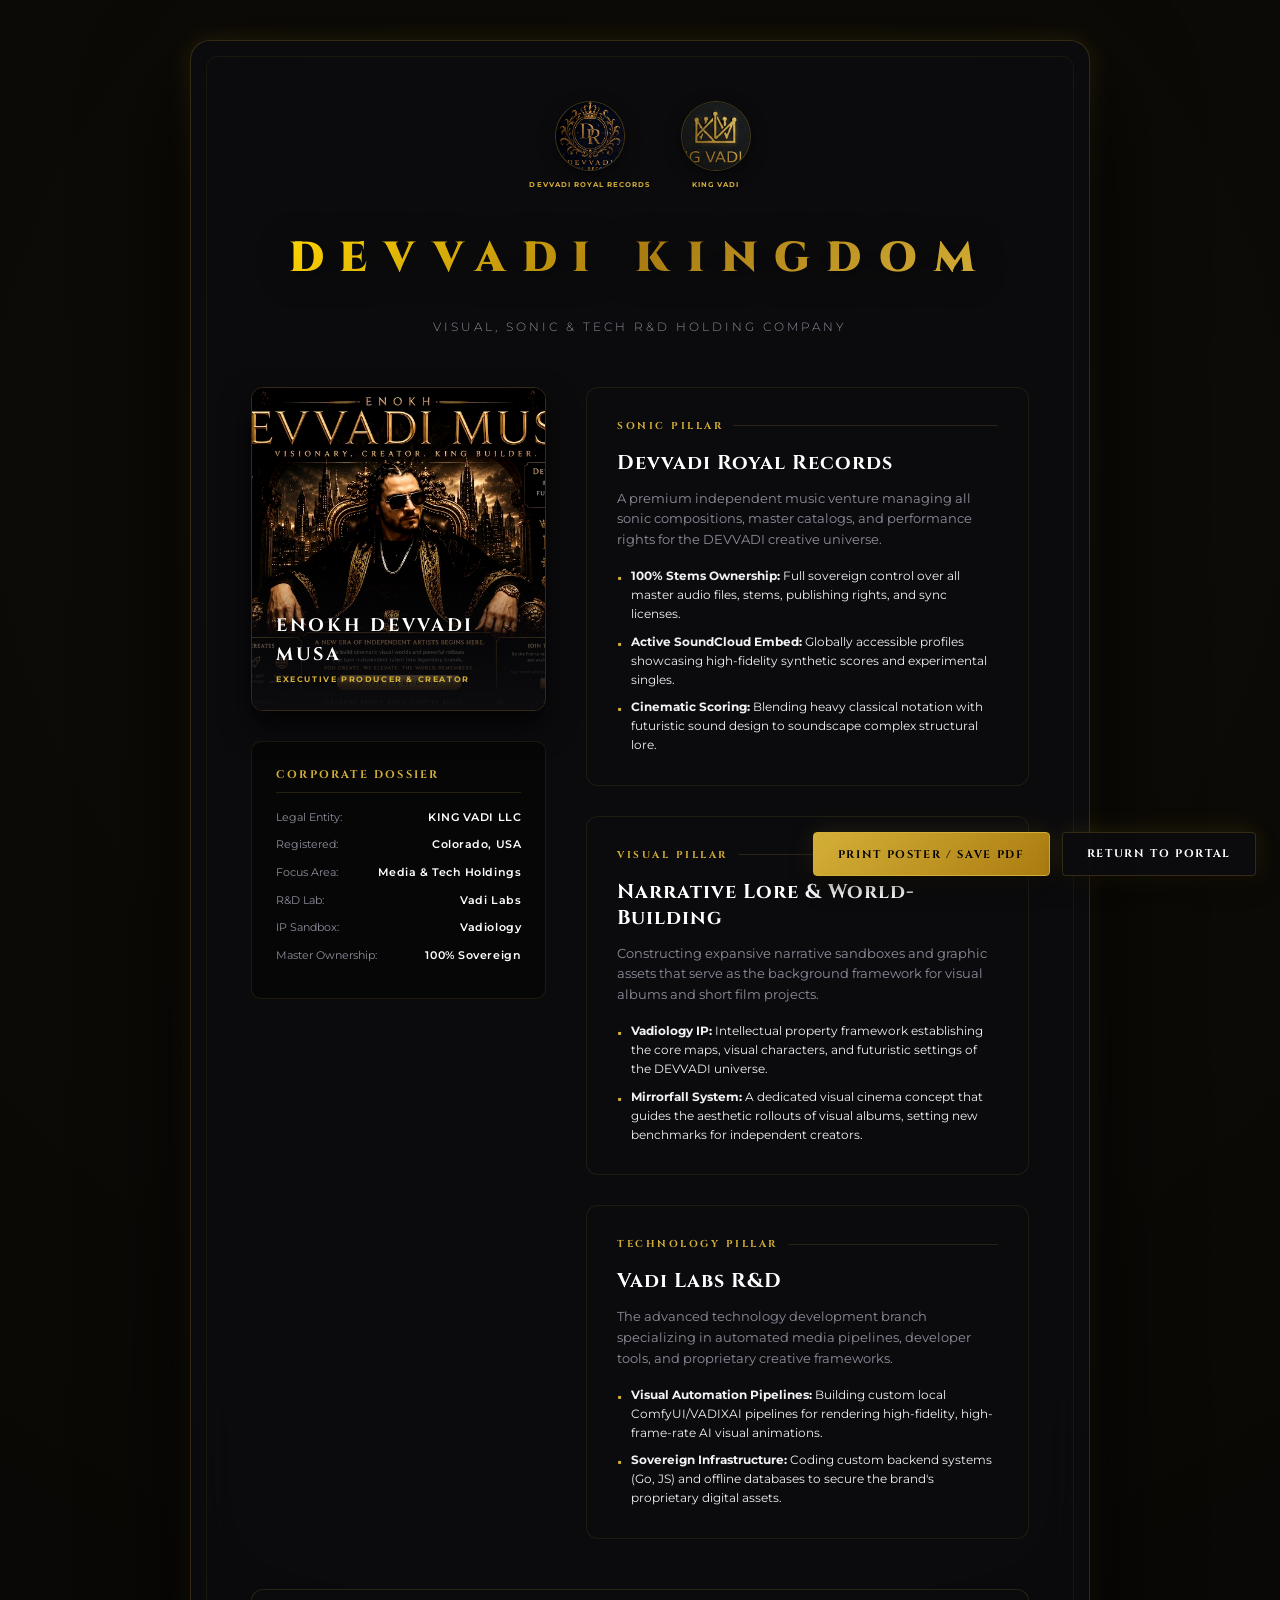
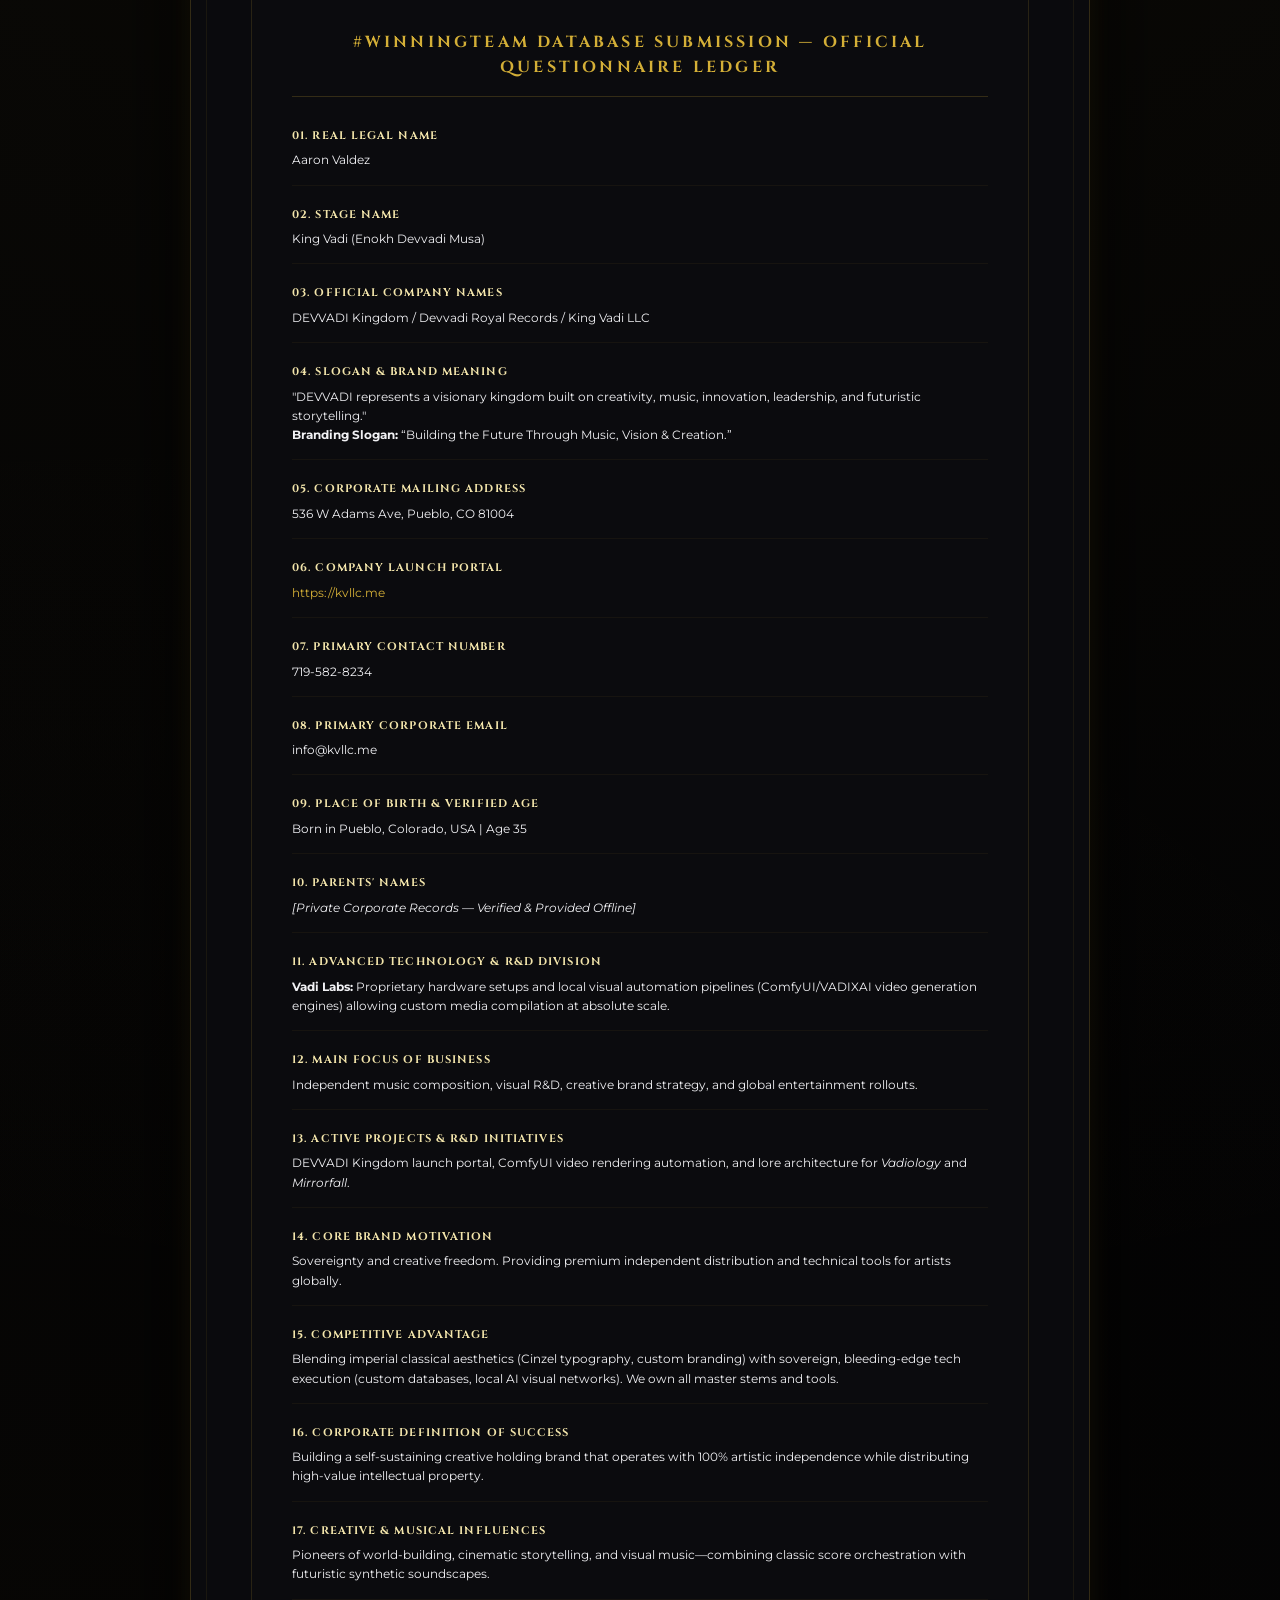
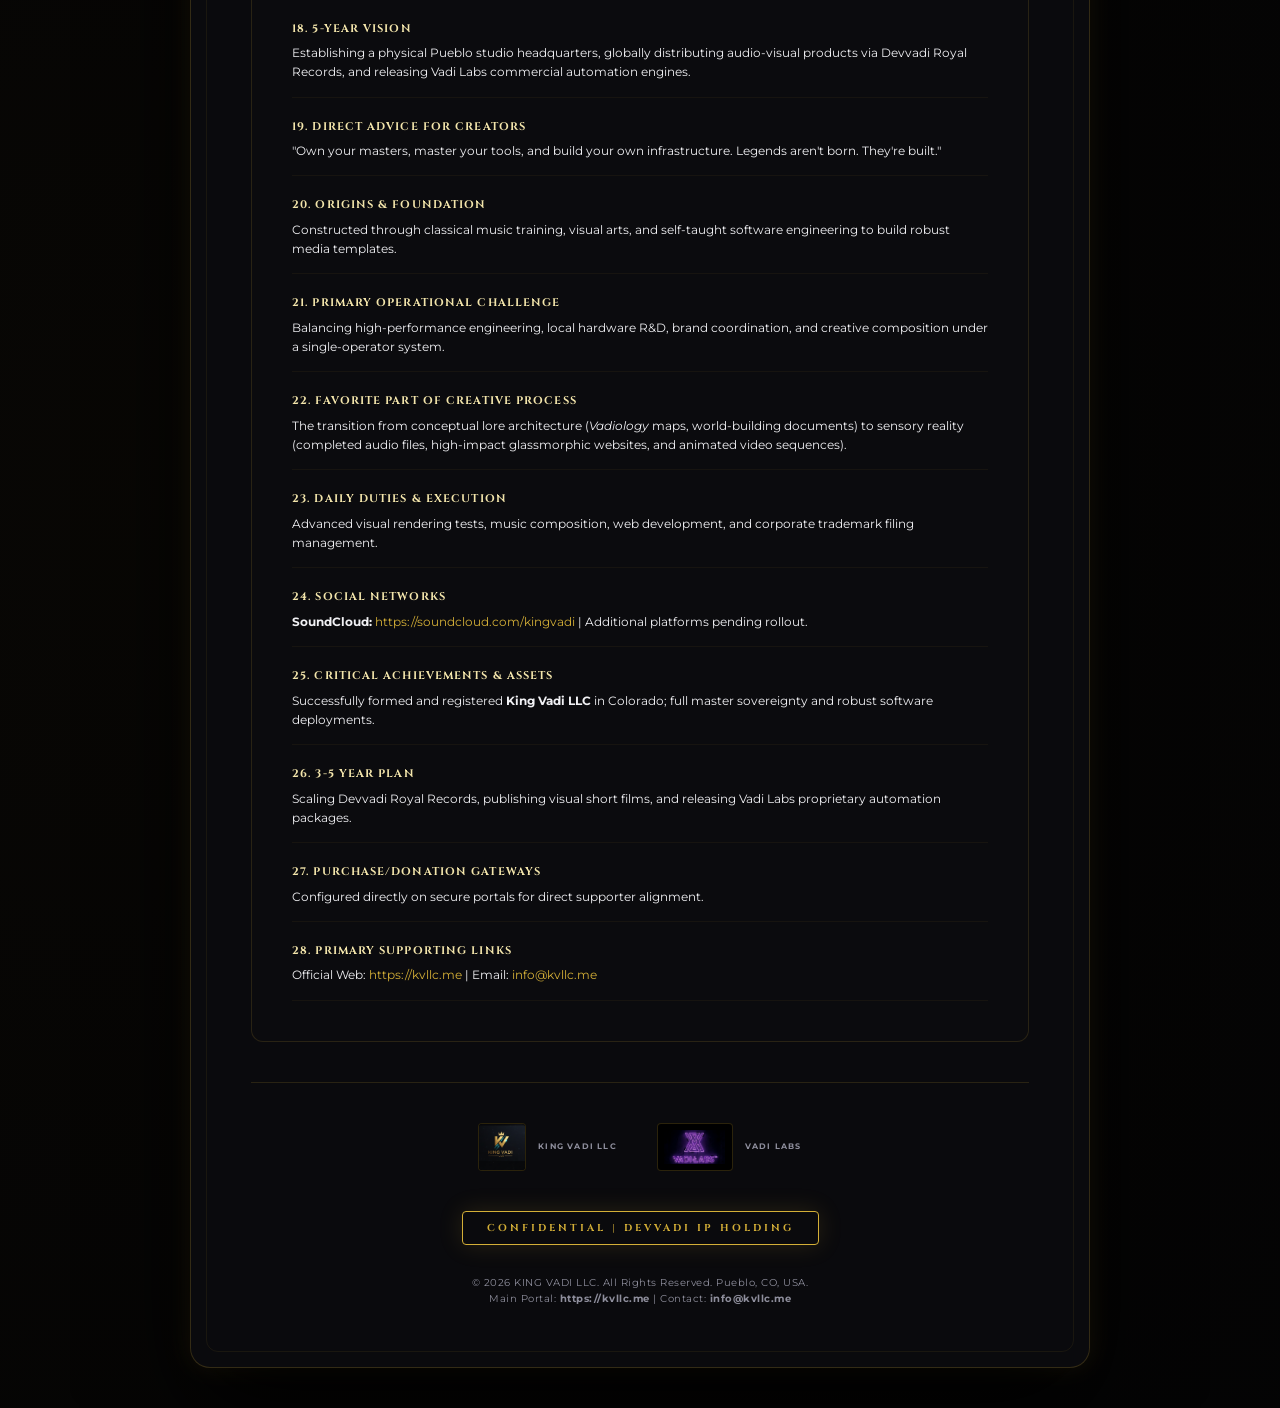
<file: pitch.html>
<!DOCTYPE html>
<html lang="en">
<head>
  <meta charset="UTF-8">
  <meta name="viewport" content="width=device-width, initial-scale=1.0">
  <title>DEVVADI KINGDOM — Executive Portfolio & Pitch Poster</title>
  
  <!-- Typography & Icons -->
  <link rel="preconnect" href="https://fonts.googleapis.com">
  <link rel="preconnect" href="https://fonts.gstatic.com" crossorigin>
  <link href="https://fonts.googleapis.com/css2?family=Cinzel:wght@400;700;900&family=Montserrat:wght@300;400;600;700&display=swap" rel="stylesheet">
  
  <style>
    /* ==========================================
       DEVVADI KINGDOM EXECUTIVE ONE-PAGER POSTER
       Imperial Obsidian & Royal Gold Colorway
       ========================================== */
    :root {
      --color-obsidian: #080809;
      --color-obsidian-deep: #030304;
      --color-gold: #d4af37;
      --color-gold-dark: #aa7c11;
      --color-gold-light: #f3e5ab;
      --color-platinum: #f1f1f4;
      --color-muted: #8e8e9c;
      --font-display: 'Cinzel', serif;
      --font-body: 'Montserrat', sans-serif;
      --border-glow: 0 0 25px rgba(212, 175, 55, 0.15);
      --border-glow-intense: 0 0 35px rgba(212, 175, 55, 0.35);
      --transition-lux: all 0.6s cubic-bezier(0.16, 1, 0.3, 1);
    }

    /* Reset & Base Grid */
    * {
      box-sizing: border-box;
      margin: 0;
      padding: 0;
    }

    body {
      background-color: var(--color-obsidian-deep);
      color: var(--color-platinum);
      font-family: var(--font-body);
      font-size: 14px;
      line-height: 1.6;
      min-height: 100vh;
      padding: 40px 20px;
      display: flex;
      justify-content: center;
      align-items: center;
      position: relative;
      overflow-x: hidden;
    }

    /* Background Ambient Textures */
    .bg-overlay {
      position: absolute;
      top: 0;
      left: 0;
      width: 100%;
      height: 100%;
      pointer-events: none;
      background: 
        radial-gradient(circle at 50% 10%, rgba(212, 175, 55, 0.06) 0%, transparent 60%),
        radial-gradient(circle at 10% 80%, rgba(170, 124, 17, 0.03) 0%, transparent 45%);
      z-index: 1;
    }

    /* POSTER WRAPPER */
    .poster-container {
      width: 100%;
      max-width: 900px;
      background: rgba(12, 12, 15, 0.90);
      border: 1px solid rgba(212, 175, 55, 0.20);
      border-radius: 20px;
      box-shadow: 0 40px 100px rgba(0, 0, 0, 0.95), var(--border-glow);
      padding: 60px;
      position: relative;
      z-index: 2;
      transition: var(--transition-lux);
      backdrop-filter: blur(25px);
      -webkit-backdrop-filter: blur(25px);
    }

    .poster-container:hover {
      border-color: rgba(212, 175, 55, 0.40);
      box-shadow: 0 50px 120px rgba(0, 0, 0, 1), var(--border-glow-intense);
    }

    /* DOUBLE-THIN BORDER FRAME EFFECT */
    .inner-frame {
      position: absolute;
      top: 15px;
      left: 15px;
      right: 15px;
      bottom: 15px;
      border: 1px solid rgba(212, 175, 55, 0.08);
      border-radius: 12px;
      pointer-events: none;
    }

    /* BRAND HEADER (CO-BRANDED ARTISTIC MARKS) */
    .poster-header {
      text-align: center;
      margin-bottom: 50px;
      display: flex;
      flex-direction: column;
      align-items: center;
      gap: 20px;
    }

    .logos-row {
      display: flex;
      justify-content: center;
      align-items: center;
      gap: 30px;
    }

    .logo-item {
      display: flex;
      flex-direction: column;
      align-items: center;
      gap: 8px;
    }

    .logo-frame {
      width: 70px;
      height: 70px;
      border-radius: 50%;
      border: 1px solid rgba(212, 175, 55, 0.3);
      overflow: hidden;
      background: rgba(8, 8, 9, 0.9);
      box-shadow: 0 5px 15px rgba(0,0,0,0.5);
      transition: var(--transition-lux);
      display: flex;
      align-items: center;
      justify-content: center;
    }

    .logo-img {
      width: 100%;
      height: 100%;
      object-fit: cover;
    }

    .logo-tag {
      font-size: 7px;
      font-weight: 700;
      letter-spacing: 0.15em;
      color: var(--color-gold);
      text-transform: uppercase;
    }

    .brand-title {
      font-family: var(--font-display);
      font-size: clamp(28px, 5.5vw, 42px);
      font-weight: 900;
      letter-spacing: 0.4em;
      text-transform: uppercase;
      margin-top: 15px;
      background: linear-gradient(135deg, #ffd700 0%, #aa7c11 50%, #d4af37 100%);
      -webkit-background-clip: text;
      -webkit-text-fill-color: transparent;
      filter: drop-shadow(0 4px 15px rgba(0,0,0,0.6));
    }

    .brand-subtitle {
      font-size: 12px;
      font-weight: 300;
      letter-spacing: 0.25em;
      color: var(--color-muted);
      text-transform: uppercase;
      margin-top: 5px;
    }

    /* MAIN ASYMMETRICAL GRID */
    .grid-container {
      display: grid;
      grid-template-columns: 1.2fr 1.8fr;
      gap: 40px;
      margin-bottom: 50px;
    }

    /* LEFT PILLAR: THE VISUAL HEADLINE */
    .left-column {
      display: flex;
      flex-direction: column;
      gap: 30px;
    }

    .hero-card {
      width: 100%;
      aspect-ratio: 1 / 1.1;
      border-radius: 12px;
      border: 1px solid rgba(212, 175, 55, 0.2);
      overflow: hidden;
      position: relative;
      box-shadow: 0 15px 30px rgba(0,0,0,0.7);
      transition: var(--transition-lux);
    }

    .hero-card:hover {
      border-color: var(--color-gold);
      transform: translateY(-4px);
    }

    .hero-img {
      width: 100%;
      height: 100%;
      object-fit: cover;
      filter: grayscale(10%) contrast(110%);
    }

    .hero-overlay {
      position: absolute;
      bottom: 0;
      left: 0;
      right: 0;
      height: 45%;
      background: linear-gradient(to top, rgba(12, 12, 15, 1) 0%, rgba(12, 12, 15, 0) 100%);
      padding: 24px;
      display: flex;
      flex-direction: column;
      justify-content: flex-end;
    }

    .hero-name {
      font-family: var(--font-display);
      font-size: 18px;
      letter-spacing: 0.15em;
      color: #fff;
      font-weight: 700;
    }

    .hero-role {
      font-size: 8px;
      letter-spacing: 0.2em;
      color: var(--color-gold);
      font-weight: 700;
      text-transform: uppercase;
      margin-top: 4px;
    }

    /* SYSTEM STATS BLOCK */
    .stats-card {
      background: rgba(5, 5, 6, 0.8);
      border: 1px solid rgba(212, 175, 55, 0.12);
      border-radius: 10px;
      padding: 24px;
    }

    .stats-title {
      font-family: var(--font-display);
      font-size: 11px;
      letter-spacing: 0.2em;
      color: var(--color-gold);
      font-weight: 700;
      text-transform: uppercase;
      margin-bottom: 16px;
      border-bottom: 1px solid rgba(212, 175, 55, 0.15);
      padding-bottom: 8px;
    }

    .stat-row {
      display: flex;
      justify-content: space-between;
      margin-bottom: 10px;
      font-size: 11px;
    }

    .stat-label {
      color: var(--color-muted);
      font-weight: 400;
    }

    .stat-val {
      color: #fff;
      font-weight: 600;
      letter-spacing: 0.05em;
      text-align: right;
    }

    /* RIGHT PILLAR: EXECUTIVE PILLARS */
    .right-column {
      display: flex;
      flex-direction: column;
      gap: 30px;
    }

    .executive-card {
      background: rgba(12, 12, 15, 0.95);
      border: 1px solid rgba(212, 175, 55, 0.10);
      border-radius: 12px;
      padding: 30px;
      position: relative;
      overflow: hidden;
      transition: var(--transition-lux);
    }

    .executive-card:hover {
      border-color: rgba(212, 175, 55, 0.25);
      background: rgba(16, 16, 20, 0.95);
      box-shadow: 0 10px 25px rgba(0,0,0,0.6);
    }

    .card-tag {
      font-family: var(--font-display);
      font-size: 10px;
      letter-spacing: 0.25em;
      color: var(--color-gold);
      font-weight: 700;
      text-transform: uppercase;
      margin-bottom: 16px;
      display: flex;
      align-items: center;
      gap: 10px;
    }

    .card-tag::after {
      content: '';
      flex-grow: 1;
      height: 1px;
      background: rgba(212, 175, 55, 0.15);
    }

    .card-headline {
      font-family: var(--font-display);
      font-size: 20px;
      font-weight: 700;
      letter-spacing: 0.05em;
      color: #fff;
      margin-bottom: 12px;
      line-height: 1.3;
    }

    .card-desc {
      font-size: 13px;
      color: var(--color-muted);
      margin-bottom: 16px;
      line-height: 1.6;
    }

    .bullet-list {
      list-style: none;
      display: flex;
      flex-direction: column;
      gap: 8px;
    }

    .bullet-item {
      display: flex;
      align-items: flex-start;
      gap: 10px;
      font-size: 12px;
    }

    .bullet-dot {
      color: var(--color-gold);
      font-weight: 700;
      margin-top: 2px;
    }

    /* FOOTER METRICS FRAME */
    .poster-footer {
      border-top: 1px solid rgba(212, 175, 55, 0.15);
      padding-top: 40px;
      text-align: center;
      display: flex;
      flex-direction: column;
      align-items: center;
      gap: 30px;
    }

    .footer-logos {
      display: flex;
      justify-content: center;
      align-items: center;
      gap: 40px;
      flex-wrap: wrap;
    }

    .footer-logo-item {
      display: flex;
      align-items: center;
      gap: 12px;
    }

    .footer-logo-frame {
      width: 48px;
      height: 48px;
      border: 1px solid rgba(212, 175, 55, 0.2);
      border-radius: 4px;
      background: #000;
      overflow: hidden;
      display: flex;
      align-items: center;
      justify-content: center;
    }

    .footer-logo-frame.labs-frame {
      width: 76px;
    }

    .footer-logo-tag {
      font-size: 8px;
      font-weight: 700;
      letter-spacing: 0.15em;
      color: var(--color-muted);
      text-transform: uppercase;
    }

    .confidential-seal {
      font-family: var(--font-display);
      font-size: 10px;
      font-weight: 700;
      letter-spacing: 0.3em;
      color: var(--color-gold);
      border: 1px solid var(--color-gold);
      padding: 8px 24px;
      border-radius: 4px;
      text-transform: uppercase;
      box-shadow: var(--border-glow);
      display: inline-block;
      margin-top: 10px;
    }

    .credits-text {
      font-size: 10px;
      color: var(--color-muted);
      letter-spacing: 0.05em;
    }

    /* ACTION BUTTONS (FLOATING & HIDDEN ON PRINT) */
    .action-panel {
      position: fixed;
      bottom: 24px;
      right: 24px;
      display: flex;
      gap: 12px;
      z-index: 100;
    }

    .btn {
      background: linear-gradient(135deg, #d4af37 0%, #aa7c11 100%);
      color: var(--color-obsidian-deep);
      border: 1px solid var(--color-gold);
      padding: 12px 24px;
      font-family: var(--font-display);
      font-size: 11px;
      font-weight: 700;
      letter-spacing: 0.15em;
      border-radius: 4px;
      text-transform: uppercase;
      cursor: pointer;
      box-shadow: 0 10px 20px rgba(0,0,0,0.5), var(--border-glow);
      transition: var(--transition-lux);
      display: flex;
      align-items: center;
      gap: 8px;
      text-decoration: none;
    }

    .btn:hover {
      background: var(--color-gold-light);
      transform: translateY(-2px);
      box-shadow: 0 15px 30px rgba(0,0,0,0.6), var(--border-glow-intense);
    }

    /* LEDGER STYLE DOCUMENT SUBMISSION QUESTIONNAIRE */
    .ledger-section {
      background: rgba(12, 12, 15, 0.95);
      border: 1px solid rgba(212, 175, 55, 0.15);
      border-radius: 12px;
      padding: 40px;
      margin-top: 40px;
      margin-bottom: 40px;
      position: relative;
    }
    
    .ledger-header {
      text-align: center;
      margin-bottom: 30px;
      border-bottom: 1px solid rgba(212, 175, 55, 0.2);
      padding-bottom: 15px;
    }

    .ledger-title {
      font-family: var(--font-display);
      font-size: 16px;
      font-weight: 700;
      letter-spacing: 0.2em;
      color: var(--color-gold);
      text-transform: uppercase;
    }

    .ledger-grid {
      display: grid;
      grid-template-columns: 1fr;
      gap: 20px;
    }

    .ledger-item {
      border-bottom: 1px solid rgba(212, 175, 55, 0.06);
      padding-bottom: 15px;
    }

    .ledger-question {
      font-family: var(--font-display);
      font-size: 11px;
      font-weight: 700;
      letter-spacing: 0.1em;
      color: var(--color-gold-light);
      margin-bottom: 6px;
      text-transform: uppercase;
    }

    .ledger-answer {
      font-size: 12px;
      color: var(--color-platinum);
      line-height: 1.6;
    }

    /* PRINT SPECIFIC STYLING OVERRIDES */
    @media print {
      body {
        background: #000;
        padding: 0;
      }
      .bg-overlay, .action-panel {
        display: none;
      }
      .poster-container {
        box-shadow: none;
        border: 1px solid var(--color-gold);
        max-width: 100%;
        padding: 40px;
      }
      .inner-frame {
        border-color: rgba(212, 175, 55, 0.3);
      }
    }

    /* RESPONSIVE DESIGN */
    @media (max-width: 768px) {
      body {
        padding: 20px 10px;
      }
      .poster-container {
        padding: 30px 20px;
      }
      .inner-frame {
        top: 8px;
        left: 8px;
        right: 8px;
        bottom: 8px;
      }
      .grid-container {
        grid-template-columns: 1fr;
        gap: 30px;
      }
      .hero-card {
        aspect-ratio: 16 / 10;
      }
    }
  </style>
</head>
<body>

  <!-- Background Ambient Textures -->
  <div class="bg-overlay"></div>

  <!-- MAIN POSTER STRUCTURE -->
  <div class="poster-container">
    <div class="inner-frame"></div>
    
    <!-- HEADER -->
    <header class="poster-header">
      <div class="logos-row">
        <div class="logo-item">
          <div class="logo-frame">
            <img src="logo_vadi.png" alt="Devvadi records monogram" class="logo-img">
          </div>
          <span class="logo-tag">DEVVADI ROYAL RECORDS</span>
        </div>
        <div class="logo-item">
          <div class="logo-frame">
            <img src="logo_records.png" alt="King Vadi emblem monogram" class="logo-img">
          </div>
          <span class="logo-tag">KING VADI</span>
        </div>
      </div>
      <h1 class="brand-title">DEVVADI KINGDOM</h1>
      <h2 class="brand-subtitle">Visual, Sonic & Tech R&D Holding Company</h2>
    </header>

    <!-- CONTENT GRID -->
    <main class="grid-container">
      
      <!-- LEFT COLUMN -->
      <section class="left-column">
        
        <!-- Main Artist Card -->
        <div class="hero-card">
          <img src="banner.jpg" alt="Enokh Devvadi Musa banner" class="hero-img">
          <div class="hero-overlay">
            <h3 class="hero-name">ENOKH DEVVADI MUSA</h3>
            <span class="hero-role">Executive Producer & Creator</span>
          </div>
        </div>

        <!-- System Stats / EIN Summary -->
        <div class="stats-card">
          <h4 class="stats-title">Corporate Dossier</h4>
          <div class="stat-row">
            <span class="stat-label">Legal Entity:</span>
            <span class="stat-val">KING VADI LLC</span>
          </div>
          <div class="stat-row">
            <span class="stat-label">Registered:</span>
            <span class="stat-val">Colorado, USA</span>
          </div>
          <div class="stat-row">
            <span class="stat-label">Focus Area:</span>
            <span class="stat-val">Media & Tech Holdings</span>
          </div>
          <div class="stat-row">
            <span class="stat-label">R&D Lab:</span>
            <span class="stat-val">Vadi Labs</span>
          </div>
          <div class="stat-row">
            <span class="stat-label">IP Sandbox:</span>
            <span class="stat-val">Vadiology</span>
          </div>
          <div class="stat-row">
            <span class="stat-label">Master Ownership:</span>
            <span class="stat-val">100% Sovereign</span>
          </div>
        </div>

      </section>

      <!-- RIGHT COLUMN -->
      <section class="right-column">
        
        <!-- Pillar 1: The Sound -->
        <div class="executive-card">
          <div class="card-tag">Sonic Pillar</div>
          <h3 class="card-headline">Devvadi Royal Records</h3>
          <p class="card-desc">
            A premium independent music venture managing all sonic compositions, master catalogs, and performance rights for the DEVVADI creative universe.
          </p>
          <ul class="bullet-list">
            <li class="bullet-item">
              <span class="bullet-dot">▪</span>
              <span><strong>100% Stems Ownership:</strong> Full sovereign control over all master audio files, stems, publishing rights, and sync licenses.</span>
            </li>
            <li class="bullet-item">
              <span class="bullet-dot">▪</span>
              <span><strong>Active SoundCloud Embed:</strong> Globally accessible profiles showcasing high-fidelity synthetic scores and experimental singles.</span>
            </li>
            <li class="bullet-item">
              <span class="bullet-dot">▪</span>
              <span><strong>Cinematic Scoring:</strong> Blending heavy classical notation with futuristic sound design to soundscape complex structural lore.</span>
            </li>
          </ul>
        </div>

        <!-- Pillar 2: The Vision -->
        <div class="executive-card">
          <div class="card-tag">Visual Pillar</div>
          <h3 class="card-headline">Narrative Lore & World-Building</h3>
          <p class="card-desc">
            Constructing expansive narrative sandboxes and graphic assets that serve as the background framework for visual albums and short film projects.
          </p>
          <ul class="bullet-list">
            <li class="bullet-item">
              <span class="bullet-dot">▪</span>
              <span><strong>Vadiology IP:</strong> Intellectual property framework establishing the core maps, visual characters, and futuristic settings of the DEVVADI universe.</span>
            </li>
            <li class="bullet-item">
              <span class="bullet-dot">▪</span>
              <span><strong>Mirrorfall System:</strong> A dedicated visual cinema concept that guides the aesthetic rollouts of visual albums, setting new benchmarks for independent creators.</span>
            </li>
          </ul>
        </div>

        <!-- Pillar 3: The Tech -->
        <div class="executive-card">
          <div class="card-tag">Technology Pillar</div>
          <h3 class="card-headline">Vadi Labs R&D</h3>
          <p class="card-desc">
            The advanced technology development branch specializing in automated media pipelines, developer tools, and proprietary creative frameworks.
          </p>
          <ul class="bullet-list">
            <li class="bullet-item">
              <span class="bullet-dot">▪</span>
              <span><strong>Visual Automation Pipelines:</strong> Building custom local ComfyUI/VADIXAI pipelines for rendering high-fidelity, high-frame-rate AI visual animations.</span>
            </li>
            <li class="bullet-item">
              <span class="bullet-dot">▪</span>
              <span><strong>Sovereign Infrastructure:</strong> Coding custom backend systems (Go, JS) and offline databases to secure the brand's proprietary digital assets.</span>
            </li>
          </ul>
        </div>

      </section>

    </main>

    <!-- OFFICIAL DATABASE SUBMISSION LEDGER (COMPLETED QUESTIONNAIRE) -->
    <section class="ledger-section">
      <div class="ledger-header">
        <h3 class="ledger-title">#WinningTeam Database Submission — Official Questionnaire Ledger</h3>
      </div>
      <div class="ledger-grid">
        
        <div class="ledger-item">
          <div class="ledger-question">01. Real Legal Name</div>
          <div class="ledger-answer">Aaron Valdez</div>
        </div>

        <div class="ledger-item">
          <div class="ledger-question">02. Stage Name</div>
          <div class="ledger-answer">King Vadi (Enokh Devvadi Musa)</div>
        </div>

        <div class="ledger-item">
          <div class="ledger-question">03. Official Company Names</div>
          <div class="ledger-answer">DEVVADI Kingdom / Devvadi Royal Records / King Vadi LLC</div>
        </div>

        <div class="ledger-item">
          <div class="ledger-question">04. Slogan & Brand Meaning</div>
          <div class="ledger-answer">"DEVVADI represents a visionary kingdom built on creativity, music, innovation, leadership, and futuristic storytelling."<br><strong>Branding Slogan:</strong> “Building the Future Through Music, Vision & Creation.”</div>
        </div>

        <div class="ledger-item">
          <div class="ledger-question">05. Corporate Mailing Address</div>
          <div class="ledger-answer">536 W Adams Ave, Pueblo, CO 81004</div>
        </div>

        <div class="ledger-item">
          <div class="ledger-question">06. Company Launch Portal</div>
          <div class="ledger-answer"><a href="https://kvllc.me" target="_blank" style="color: var(--color-gold); text-decoration: none;">https://kvllc.me</a></div>
        </div>

        <div class="ledger-item">
          <div class="ledger-question">07. Primary Contact Number</div>
          <div class="ledger-answer">719-582-8234</div>
        </div>

        <div class="ledger-item">
          <div class="ledger-question">08. Primary Corporate Email</div>
          <div class="ledger-answer">info@kvllc.me</div>
        </div>

        <div class="ledger-item">
          <div class="ledger-question">09. Place of Birth & Verified Age</div>
          <div class="ledger-answer">Born in Pueblo, Colorado, USA | Age 35</div>
        </div>

        <div class="ledger-item">
          <div class="ledger-question">10. Parents' Names</div>
          <div class="ledger-answer"><em>[Private Corporate Records — Verified & Provided Offline]</em></div>
        </div>

        <div class="ledger-item">
          <div class="ledger-question">11. Advanced Technology & R&D Division</div>
          <div class="ledger-answer"><strong>Vadi Labs:</strong> Proprietary hardware setups and local visual automation pipelines (ComfyUI/VADIXAI video generation engines) allowing custom media compilation at absolute scale.</div>
        </div>

        <div class="ledger-item">
          <div class="ledger-question">12. Main Focus of Business</div>
          <div class="ledger-answer">Independent music composition, visual R&D, creative brand strategy, and global entertainment rollouts.</div>
        </div>

        <div class="ledger-item">
          <div class="ledger-question">13. Active Projects & R&D Initiatives</div>
          <div class="ledger-answer">DEVVADI Kingdom launch portal, ComfyUI video rendering automation, and lore architecture for <em>Vadiology</em> and <em>Mirrorfall</em>.</div>
        </div>

        <div class="ledger-item">
          <div class="ledger-question">14. Core Brand Motivation</div>
          <div class="ledger-answer">Sovereignty and creative freedom. Providing premium independent distribution and technical tools for artists globally.</div>
        </div>

        <div class="ledger-item">
          <div class="ledger-question">15. Competitive Advantage</div>
          <div class="ledger-answer">Blending imperial classical aesthetics (Cinzel typography, custom branding) with sovereign, bleeding-edge tech execution (custom databases, local AI visual networks). We own all master stems and tools.</div>
        </div>

        <div class="ledger-item">
          <div class="ledger-question">16. Corporate Definition of Success</div>
          <div class="ledger-answer">Building a self-sustaining creative holding brand that operates with 100% artistic independence while distributing high-value intellectual property.</div>
        </div>

        <div class="ledger-item">
          <div class="ledger-question">17. Creative & Musical Influences</div>
          <div class="ledger-answer">Pioneers of world-building, cinematic storytelling, and visual music—combining classic score orchestration with futuristic synthetic soundscapes.</div>
        </div>

        <div class="ledger-item">
          <div class="ledger-question">18. 5-Year Vision</div>
          <div class="ledger-answer">Establishing a physical Pueblo studio headquarters, globally distributing audio-visual products via Devvadi Royal Records, and releasing Vadi Labs commercial automation engines.</div>
        </div>

        <div class="ledger-item">
          <div class="ledger-question">19. Direct Advice for Creators</div>
          <div class="ledger-answer">"Own your masters, master your tools, and build your own infrastructure. Legends aren't born. They're built."</div>
        </div>

        <div class="ledger-item">
          <div class="ledger-question">20. Origins & Foundation</div>
          <div class="ledger-answer">Constructed through classical music training, visual arts, and self-taught software engineering to build robust media templates.</div>
        </div>

        <div class="ledger-item">
          <div class="ledger-question">21. Primary Operational Challenge</div>
          <div class="ledger-answer">Balancing high-performance engineering, local hardware R&D, brand coordination, and creative composition under a single-operator system.</div>
        </div>

        <div class="ledger-item">
          <div class="ledger-question">22. Favorite Part of Creative Process</div>
          <div class="ledger-answer">The transition from conceptual lore architecture (<em>Vadiology</em> maps, world-building documents) to sensory reality (completed audio files, high-impact glassmorphic websites, and animated video sequences).</div>
        </div>

        <div class="ledger-item">
          <div class="ledger-question">23. Daily Duties & Execution</div>
          <div class="ledger-answer">Advanced visual rendering tests, music composition, web development, and corporate trademark filing management.</div>
        </div>

        <div class="ledger-item">
          <div class="ledger-question">24. Social Networks</div>
          <div class="ledger-answer"><strong>SoundCloud:</strong> <a href="https://soundcloud.com/kingvadi" target="_blank" style="color: var(--color-gold); text-decoration: none;">https://soundcloud.com/kingvadi</a> | Additional platforms pending rollout.</div>
        </div>

        <div class="ledger-item">
          <div class="ledger-question">25. Critical Achievements & Assets</div>
          <div class="ledger-answer">Successfully formed and registered <strong>King Vadi LLC</strong> in Colorado; full master sovereignty and robust software deployments.</div>
        </div>

        <div class="ledger-item">
          <div class="ledger-question">26. 3-5 Year Plan</div>
          <div class="ledger-answer">Scaling Devvadi Royal Records, publishing visual short films, and releasing Vadi Labs proprietary automation packages.</div>
        </div>

        <div class="ledger-item">
          <div class="ledger-question">27. Purchase/Donation Gateways</div>
          <div class="ledger-answer">Configured directly on secure portals for direct supporter alignment.</div>
        </div>

        <div class="ledger-item">
          <div class="ledger-question">28. Primary Supporting Links</div>
          <div class="ledger-answer">Official Web: <a href="https://kvllc.me" style="color: var(--color-gold); text-decoration: none;">https://kvllc.me</a> | Email: <a href="mailto:info@kvllc.me" style="color: var(--color-gold); text-decoration: none;">info@kvllc.me</a></div>
        </div>

      </div>
    </section>

    <!-- FOOTER -->
    <footer class="poster-footer">
      <div class="footer-logos">
        <div class="footer-logo-item">
          <div class="footer-logo-frame">
            <img src="logo_llc.jpg" alt="King Vadi LLC" class="logo-img">
          </div>
          <span class="footer-logo-tag">KING VADI LLC</span>
        </div>
        <div class="footer-logo-item">
          <div class="footer-logo-frame labs-frame">
            <img src="logo_labs.png" alt="Vadi Labs" class="logo-img logo-labs-contain" style="object-fit: contain; padding: 6px;">
          </div>
          <span class="footer-logo-tag">VADI LABS</span>
        </div>
      </div>
      
      <div>
        <div class="confidential-seal">Confidential | DEVVADI IP Holding</div>
      </div>
      
      <div class="credits-text">
        <p>&copy; 2026 KING VADI LLC. All Rights Reserved. Pueblo, CO, USA.</p>
        <p>Main Portal: <strong>https://kvllc.me</strong> | Contact: <strong>info@kvllc.me</strong></p>
      </div>
    </footer>

  </div>

  <!-- FLOATING ACTIONS (HIDDEN ON PRINT) -->
  <div class="action-panel">
    <button class="btn" onclick="window.print();">Print Poster / Save PDF</button>
    <a href="index.html" class="btn" style="background: rgba(12, 12, 15, 0.9); color: #fff; border-color: rgba(212, 175, 55, 0.2);">Return to Portal</a>
  </div>

</body>
</html>
</file>
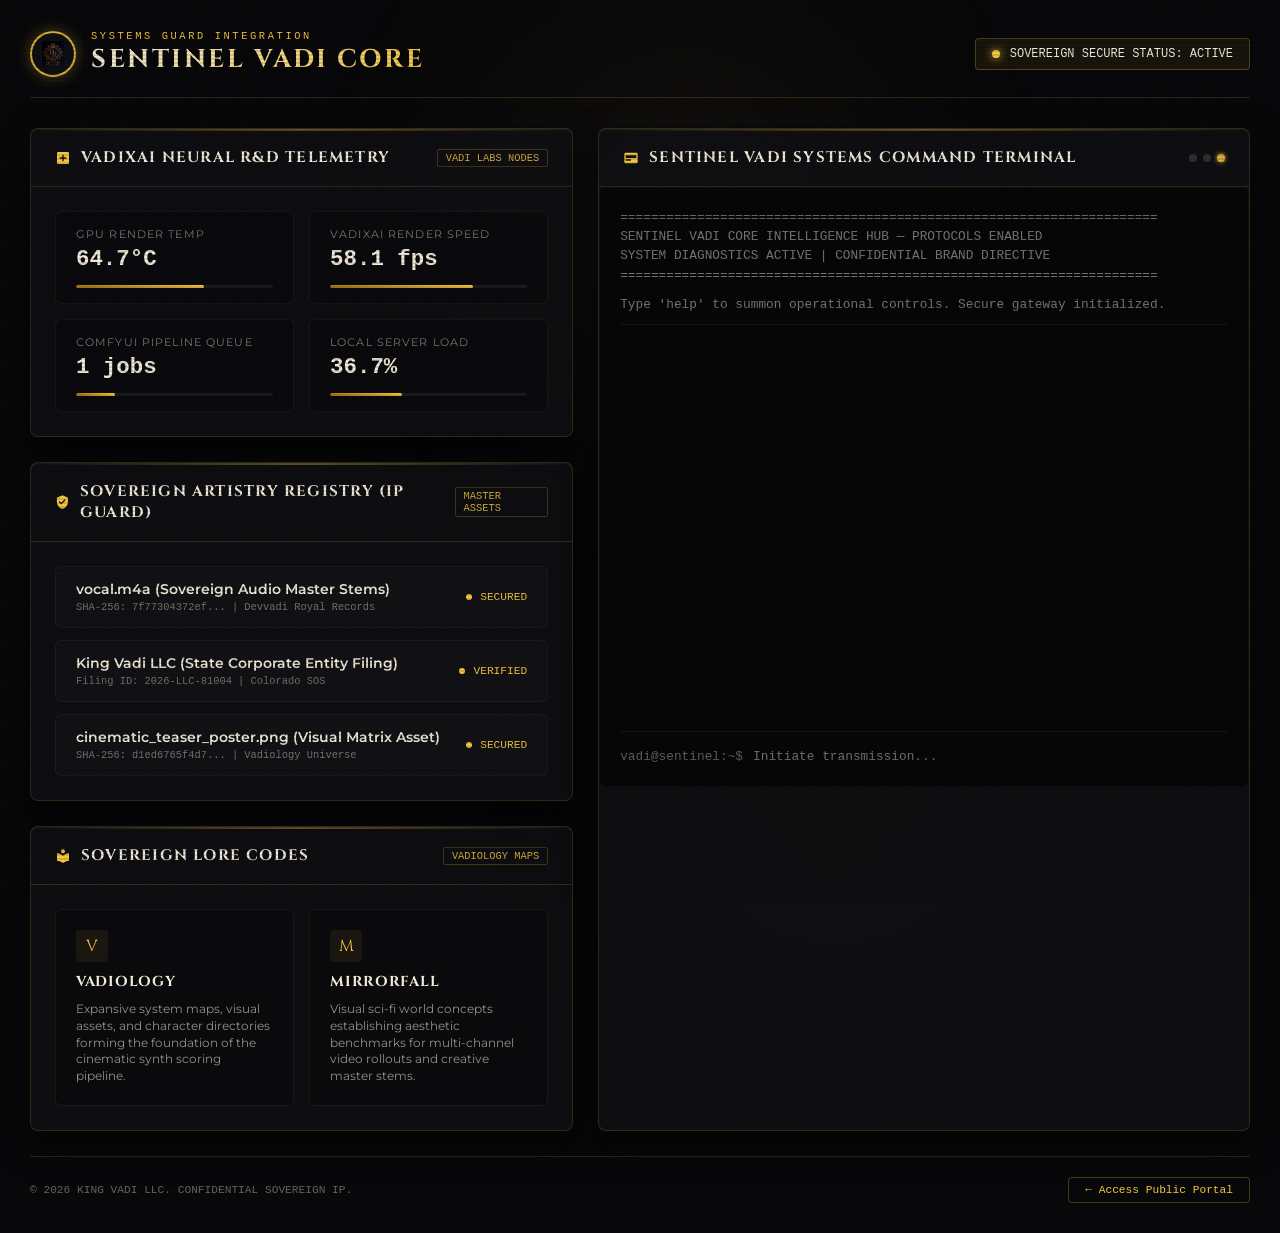
<file: sentinel.html>
<!DOCTYPE html>
<html lang="en">
<head>
  <meta charset="UTF-8">
  <meta name="viewport" content="width=device-width, initial-scale=1.0">
  <title>SENTINEL VADI — Sovereign Control Systems</title>
  
  <!-- SEO & Confidentiality Headers -->
  <meta name="description" content="Sovereign security dashboard and AI R&D pipeline control center. Engineered by Vadi Labs. Confidential.">
  <meta name="author" content="Vadi Labs">
  
  <!-- Fonts -->
  <link rel="preconnect" href="https://fonts.googleapis.com">
  <link rel="preconnect" href="https://fonts.gstatic.com" crossorigin>
  <link href="https://fonts.googleapis.com/css2?family=Cinzel:wght@700;900&family=Montserrat:wght@300;400;600;700&display=swap" rel="stylesheet">
  
  <!-- Stylesheets -->
  <link rel="stylesheet" href="sentinel.css">
</head>
<body>

  <!-- Ambient Grids & Glows -->
  <div class="ambient-glow"></div>
  <div class="ambient-glow-secondary"></div>
  <div class="cyber-grid"></div>
  <div class="scanline-effect"></div>

  <!-- Main Dashboard Wrapper -->
  <div class="dashboard-wrapper">
    
    <!-- Header Node -->
    <header class="sentinel-header">
      <div class="sentinel-logo-area">
        <div class="logo-ring">
          <img src="logo_vadi.png" alt="King Vadi Symbol">
        </div>
        <div class="sentinel-titles">
          <span class="system-tag">SYSTEMS GUARD INTEGRATION</span>
          <h1 class="sentinel-title">SENTINEL VADI CORE</h1>
        </div>
      </div>
      
      <div class="status-badge">
        <div class="badge-pulse-node"></div>
        <span>SOVEREIGN SECURE STATUS: ACTIVE</span>
      </div>
    </header>

    <!-- Main Dashboard Grid -->
    <div class="grid-container">
      
      <!-- Left Column: Diagnostics, Status, and Lore -->
      <div class="left-stack">
        
        <!-- Live Telemetry Gauges -->
        <section class="glass-panel" id="telemetry-panel">
          <div class="panel-header">
            <h2 class="panel-title">
              <svg width="16" height="16" fill="currentColor" viewBox="0 0 24 24" style="color: var(--color-gold-raw);">
                <path d="M19 3H5c-1.1 0-2 .9-2 2v14c0 1.1.9 2 2 2h14c1.1 0 2-.9 2-2V5c0-1.1-.9-2-2-2zm-2 10h-4v4h-2v-4H7v-2h4V7h2v4h4v2z"/>
              </svg>
              VADIXAI NEURAL R&D TELEMETRY
            </h2>
            <span class="panel-subtitle-tag">VADI LABS NODES</span>
          </div>
          
          <div class="panel-body telemetry-row">
            <div class="stat-node">
              <span class="stat-label">GPU Render Temp</span>
              <span class="stat-value" id="val-gpu-temp">64°C</span>
              <div class="stat-gauge-track">
                <div class="stat-gauge-fill" id="fill-gpu-temp" style="width: 64%;"></div>
              </div>
            </div>
            
            <div class="stat-node">
              <span class="stat-label">VADIXAI Render Speed</span>
              <span class="stat-value" id="val-fps">58.4 fps</span>
              <div class="stat-gauge-track">
                <div class="stat-gauge-fill" id="fill-fps" style="width: 78%;"></div>
              </div>
            </div>
            
            <div class="stat-node">
              <span class="stat-label">ComfyUI Pipeline Queue</span>
              <span class="stat-value" id="val-queue">0 jobs</span>
              <div class="stat-gauge-track">
                <div class="stat-gauge-fill" id="fill-queue" style="width: 12%;"></div>
              </div>
            </div>
            
            <div class="stat-node">
              <span class="stat-label">Local Server Load</span>
              <span class="stat-value" id="val-load">32.8%</span>
              <div class="stat-gauge-track">
                <div class="stat-gauge-fill" id="fill-load" style="width: 32%;"></div>
              </div>
            </div>
          </div>
        </section>

        <!-- Sovereign IP Protection Grid -->
        <section class="glass-panel" id="protection-panel">
          <div class="panel-header">
            <h2 class="panel-title">
              <svg width="16" height="16" fill="currentColor" viewBox="0 0 24 24" style="color: var(--color-gold-raw);">
                <path d="M12 1L3 5v6c0 5.55 3.84 10.74 9 12 5.16-1.26 9-6.45 9-12V5l-9-4zm-2 15l-4-4 1.41-1.41L10 13.17l5.59-5.59L17 9l-7 7z"/>
              </svg>
              SOVEREIGN ARTISTRY REGISTRY (IP GUARD)
            </h2>
            <span class="panel-subtitle-tag">MASTER ASSETS</span>
          </div>
          
          <div class="panel-body protection-list">
            
            <!-- Asset 1 -->
            <div class="ip-card">
              <div class="ip-info">
                <span class="ip-title">vocal.m4a (Sovereign Audio Master Stems)</span>
                <span class="ip-meta">SHA-256: 7f77304372ef... | Devvadi Royal Records</span>
              </div>
              <div class="ip-status">
                <div class="ip-status-node"></div>
                <span id="status-vocal">SECURED</span>
              </div>
            </div>
            
            <!-- Asset 2 -->
            <div class="ip-card">
              <div class="ip-info">
                <span class="ip-title">King Vadi LLC (State Corporate Entity Filing)</span>
                <span class="ip-meta">Filing ID: 2026-LLC-81004 | Colorado SOS</span>
              </div>
              <div class="ip-status">
                <div class="ip-status-node"></div>
                <span id="status-llc">VERIFIED</span>
              </div>
            </div>

            <!-- Asset 3 -->
            <div class="ip-card">
              <div class="ip-info">
                <span class="ip-title">cinematic_teaser_poster.png (Visual Matrix Asset)</span>
                <span class="ip-meta">SHA-256: d1ed6765f4d7... | Vadiology Universe</span>
              </div>
              <div class="ip-status">
                <div class="ip-status-node"></div>
                <span id="status-teaser">SECURED</span>
              </div>
            </div>

          </div>
        </section>

        <!-- Lore Libraries Overview -->
        <section class="glass-panel" id="lore-panel">
          <div class="panel-header">
            <h2 class="panel-title">
              <svg width="16" height="16" fill="currentColor" viewBox="0 0 24 24" style="color: var(--color-gold-raw);">
                <path d="M12 11.55C9.64 9.35 6.48 8 3 8v11c3.48 0 6.64 1.35 9 3.55 2.36-2.2 5.52-3.55 9-3.55V8c-3.48 0-6.64 1.35-9 3.55zM12 8c1.66 0 3-1.34 3-3s-1.34-3-3-3-3 1.34-3 3 1.34 3 3 3z"/>
              </svg>
              SOVEREIGN LORE CODES
            </h2>
            <span class="panel-subtitle-tag">VADIOLOGY MAPS</span>
          </div>
          
          <div class="panel-body lore-grid">
            <div class="lore-card">
              <div class="lore-icon">V</div>
              <h4>VADIOLOGY</h4>
              <p>Expansive system maps, visual assets, and character directories forming the foundation of the cinematic synth scoring pipeline.</p>
            </div>
            <div class="lore-card">
              <div class="lore-icon">M</div>
              <h4>MIRRORFALL</h4>
              <p>Visual sci-fi world concepts establishing aesthetic benchmarks for multi-channel video rollouts and creative master stems.</p>
            </div>
          </div>
        </section>

      </div>

      <!-- Right Column: Interactive Command Terminal -->
      <section class="glass-panel terminal-panel">
        <div class="panel-header">
          <h2 class="panel-title">
            <svg width="16" height="16" fill="currentColor" viewBox="0 0 24 24" style="color: var(--color-gold-raw);">
              <path d="M20 4H4c-1.1 0-1.99.9-1.99 2L2 18c0 1.1.9 2 2 2h16c1.1 0 2-.9 2-2V6c0-1.1-.9-2-2-2zm-8 12H4v-2h8v2zm8-4H4V8h16v4z"/>
            </svg>
            SENTINEL VADI SYSTEMS COMMAND TERMINAL
          </h2>
          <div class="terminal-header-controls">
            <div class="control-dot"></div>
            <div class="control-dot"></div>
            <div class="control-dot gold"></div>
          </div>
        </div>
        
        <div class="panel-body terminal-viewport" id="terminal-viewport">
          <div class="terminal-welcome">
            <div>======================================================================</div>
            <div>SENTINEL VADI CORE INTELLIGENCE HUB — PROTOCOLS ENABLED</div>
            <div>SYSTEM DIAGNOSTICS ACTIVE | CONFIDENTIAL BRAND DIRECTIVE</div>
            <div>======================================================================</div>
            <div style="margin-top: 10px;">Type 'help' to summon operational controls. Secure gateway initialized.</div>
          </div>
          
          <div id="terminal-content">
            <!-- Command logs render here -->
          </div>
          
          <div class="terminal-input-wrapper">
            <span class="terminal-prompt">vadi@sentinel:~$</span>
            <input type="text" class="terminal-input" id="terminal-input" placeholder="Initiate transmission..." autofocus autocomplete="off" spellcheck="false">
          </div>
        </div>
      </section>

    </div>

    <!-- Footer Node -->
    <footer class="sentinel-footer">
      <span>&copy; 2026 KING VADI LLC. CONFIDENTIAL SOVEREIGN IP.</span>
      <a href="index.html" class="back-link">&larr; Access Public Portal</a>
    </footer>

  </div>

  <!-- Scripts -->
  <script src="sentinel.js"></script>
</body>
</html>
</file>
<file: sentinel.css>
/* ==========================================================================
   SENTINEL VADI — SOVEREIGN CONTROL SYSTEMS DESIGN SYSTEM
   VADI LABS R&D — HIGH-FIDELITY LUXURY HERALDRY (OBSIDIAN & BRUSHED GOLD)
   ========================================================================== */

/* 1. CORE TOKENS & RESET */
:root {
  --color-obsidian: #08080a;
  --color-onyx: #121216;
  --color-gold-raw: #f3c63f;
  --color-gold-brushed: #d4af37;
  --color-gold-burnished: #aa7c11;
  --color-sienna: #8c6212;
  --color-cream: #f2ebd9;
  --color-white: #ffffff;
  
  --font-display: 'Cinzel', serif;
  --font-sans: 'Montserrat', sans-serif;
  --font-mono: 'SFMono-Regular', Consolas, 'Liberation Mono', Menlo, monospace;
  
  --shadow-gold-pulse: 0 0 15px rgba(212, 175, 55, 0.35);
  --shadow-card-inner: inset 0 1px 1px rgba(255, 255, 255, 0.05);
  --border-gold-glass: 1px solid rgba(212, 175, 55, 0.18);
  --transition-smooth: all 0.4s cubic-bezier(0.16, 1, 0.3, 1);
}

* {
  box-sizing: border-box;
  margin: 0;
  padding: 0;
  cursor: default;
}

body {
  background-color: var(--color-obsidian);
  color: var(--color-cream);
  font-family: var(--font-sans);
  overflow-x: hidden;
  min-height: 100vh;
  position: relative;
}

/* 2. DYNAMIC BACKGROUND EFFECTS */
.ambient-glow {
  position: fixed;
  top: -10%;
  left: 30%;
  width: 600px;
  height: 600px;
  background: radial-gradient(circle, rgba(212, 175, 55, 0.06) 0%, transparent 75%);
  filter: blur(80px);
  z-index: 0;
  pointer-events: none;
  animation: pulse-ambient 18s ease-in-out infinite alternate;
}

.ambient-glow-secondary {
  position: fixed;
  bottom: -15%;
  right: 15%;
  width: 500px;
  height: 500px;
  background: radial-gradient(circle, rgba(140, 98, 18, 0.05) 0%, transparent 80%);
  filter: blur(100px);
  z-index: 0;
  pointer-events: none;
  animation: pulse-ambient 24s ease-in-out infinite alternate-reverse;
}

.cyber-grid {
  position: fixed;
  inset: 0;
  background-image: 
    linear-gradient(rgba(212, 175, 55, 0.015) 1px, transparent 1px),
    linear-gradient(90deg, rgba(212, 175, 55, 0.015) 1px, transparent 1px);
  background-size: 40px 40px;
  z-index: 1;
  pointer-events: none;
}

.scanline-effect {
  position: fixed;
  inset: 0;
  background: linear-gradient(rgba(18, 18, 22, 0) 50%, rgba(8, 8, 10, 0.15) 50%), linear-gradient(90deg, rgba(255, 0, 0, 0.01), rgba(0, 255, 0, 0.005), rgba(0, 0, 255, 0.01));
  background-size: 100% 4px, 6px 100%;
  z-index: 100;
  pointer-events: none;
  opacity: 0.85;
}

/* 3. STRUCTURAL GRID INTERFACE */
.dashboard-wrapper {
  position: relative;
  z-index: 10;
  max-width: 1440px;
  margin: 0 auto;
  padding: 30px;
  display: flex;
  flex-direction: column;
  gap: 25px;
  min-height: 100vh;
}

/* HEADER STYLE */
.sentinel-header {
  display: flex;
  justify-content: space-between;
  align-items: center;
  border-bottom: var(--border-gold-glass);
  padding-bottom: 20px;
  margin-bottom: 5px;
}

.sentinel-logo-area {
  display: flex;
  align-items: center;
  gap: 15px;
}

.logo-ring {
  width: 46px;
  height: 46px;
  border-radius: 50%;
  border: 2px solid var(--color-gold-brushed);
  display: flex;
  align-items: center;
  justify-content: center;
  background: rgba(18, 18, 22, 0.8);
  box-shadow: var(--shadow-gold-pulse);
  animation: logo-spin 20s linear infinite;
}

.logo-ring img {
  width: 26px;
  height: 26px;
  object-fit: contain;
}

.sentinel-titles {
  display: flex;
  flex-direction: column;
}

.system-tag {
  font-family: var(--font-mono);
  font-size: 0.65rem;
  letter-spacing: 0.25em;
  color: var(--color-gold-raw);
  text-transform: uppercase;
}

.sentinel-title {
  font-family: var(--font-display);
  font-size: 1.6rem;
  font-weight: 700;
  letter-spacing: 0.1em;
  background: linear-gradient(135deg, var(--color-cream) 0%, var(--color-gold-raw) 100%);
  -webkit-background-clip: text;
  -webkit-text-fill-color: transparent;
}

.status-badge {
  background: rgba(212, 175, 55, 0.08);
  border: 1px solid rgba(212, 175, 55, 0.3);
  padding: 8px 16px;
  border-radius: 4px;
  display: flex;
  align-items: center;
  gap: 10px;
  font-family: var(--font-mono);
  font-size: 0.75rem;
}

.badge-pulse-node {
  width: 8px;
  height: 8px;
  background-color: var(--color-gold-raw);
  border-radius: 50%;
  box-shadow: 0 0 10px var(--color-gold-raw);
  animation: node-pulse 1.4s infinite;
}

/* 4. EXECUTIVE GLASS CARDS */
.glass-panel {
  background: rgba(18, 18, 22, 0.7);
  backdrop-filter: blur(14px);
  -webkit-backdrop-filter: blur(14px);
  border: var(--border-gold-glass);
  box-shadow: var(--shadow-card-inner), 0 15px 35px rgba(0, 0, 0, 0.6);
  border-radius: 8px;
  position: relative;
  overflow: hidden;
  transition: var(--transition-smooth);
}

.glass-panel::before {
  content: '';
  position: absolute;
  top: 0;
  left: 0;
  width: 100%;
  height: 2px;
  background: linear-gradient(90deg, transparent, rgba(212, 175, 55, 0.4), transparent);
}

.panel-header {
  padding: 18px 24px;
  border-bottom: var(--border-gold-glass);
  display: flex;
  justify-content: space-between;
  align-items: center;
}

.panel-title {
  font-family: var(--font-display);
  font-size: 0.95rem;
  letter-spacing: 0.08em;
  font-weight: 700;
  color: var(--color-cream);
  display: flex;
  align-items: center;
  gap: 10px;
}

.panel-subtitle-tag {
  font-family: var(--font-mono);
  font-size: 0.65rem;
  color: var(--color-gold-brushed);
  border: 1px solid rgba(212, 175, 55, 0.25);
  padding: 2px 8px;
  border-radius: 2px;
}

.panel-body {
  padding: 24px;
}

/* 5. 3-COLUMN CONTROL ROOM GRID */
.grid-container {
  display: grid;
  grid-template-columns: 1fr 1.2fr;
  gap: 25px;
  flex: 1;
}

@media (max-width: 1024px) {
  .grid-container {
    grid-template-columns: 1fr;
  }
}

.left-stack {
  display: flex;
  flex-direction: column;
  gap: 25px;
}

/* 6. TELEMETRY NODE ELEMENTS */
.telemetry-row {
  display: grid;
  grid-template-columns: 1fr 1fr;
  gap: 15px;
}

.stat-node {
  background: rgba(8, 8, 10, 0.45);
  border: 1px solid rgba(212, 175, 55, 0.08);
  border-radius: 6px;
  padding: 15px 20px;
  display: flex;
  flex-direction: column;
  gap: 5px;
  position: relative;
}

.stat-label {
  font-size: 0.7rem;
  color: rgba(242, 235, 217, 0.5);
  font-family: var(--font-sans);
  text-transform: uppercase;
  letter-spacing: 0.1em;
}

.stat-value {
  font-family: var(--font-mono);
  font-size: 1.4rem;
  font-weight: 700;
  color: var(--color-cream);
}

.stat-gauge-track {
  width: 100%;
  height: 3px;
  background: rgba(242, 235, 217, 0.08);
  border-radius: 2px;
  margin-top: 8px;
  overflow: hidden;
}

.stat-gauge-fill {
  height: 100%;
  background: linear-gradient(90deg, var(--color-gold-burnished), var(--color-gold-raw));
  border-radius: 2px;
  width: 0%;
  transition: width 1.2s cubic-bezier(0.075, 0.82, 0.165, 1);
}

/* 7. SOVEREIGN IP PROTECTION GRID */
.protection-list {
  display: flex;
  flex-direction: column;
  gap: 12px;
}

.ip-card {
  display: flex;
  justify-content: space-between;
  align-items: center;
  background: rgba(242, 235, 217, 0.02);
  border: 1px solid rgba(212, 175, 55, 0.06);
  padding: 14px 20px;
  border-radius: 6px;
  transition: var(--transition-smooth);
}

.ip-card:hover {
  background: rgba(212, 175, 55, 0.03);
  border-color: rgba(212, 175, 55, 0.18);
  transform: translateY(-2px);
}

.ip-info {
  display: flex;
  flex-direction: column;
  gap: 4px;
}

.ip-title {
  font-family: var(--font-sans);
  font-size: 0.85rem;
  font-weight: 600;
  color: var(--color-cream);
}

.ip-meta {
  font-family: var(--font-mono);
  font-size: 0.65rem;
  color: rgba(242, 235, 217, 0.45);
}

.ip-status {
  display: flex;
  align-items: center;
  gap: 8px;
  font-family: var(--font-mono);
  font-size: 0.7rem;
  color: var(--color-gold-raw);
}

.ip-status-node {
  width: 6px;
  height: 6px;
  background-color: var(--color-gold-raw);
  border-radius: 50%;
}

/* 8. LORE LIBRARIES */
.lore-grid {
  display: grid;
  grid-template-columns: 1fr 1fr;
  gap: 15px;
}

.lore-card {
  background: rgba(8, 8, 10, 0.45);
  border: 1px solid rgba(212, 175, 55, 0.08);
  border-radius: 6px;
  padding: 20px;
  display: flex;
  flex-direction: column;
  gap: 10px;
  transition: var(--transition-smooth);
}

.lore-card:hover {
  border-color: rgba(212, 175, 55, 0.25);
  background: rgba(212, 175, 55, 0.02);
}

.lore-icon {
  width: 32px;
  height: 32px;
  display: flex;
  align-items: center;
  justify-content: center;
  border-radius: 4px;
  background: rgba(212, 175, 55, 0.08);
  color: var(--color-gold-raw);
  font-family: var(--font-display);
  font-size: 1rem;
}

.lore-card h4 {
  font-family: var(--font-display);
  font-size: 0.9rem;
  font-weight: 700;
  letter-spacing: 0.05em;
}

.lore-card p {
  font-size: 0.75rem;
  color: rgba(242, 235, 217, 0.6);
  line-height: 1.4;
}

/* 9. THE INTERACTIVE CYBER COMMAND TERMINAL */
.terminal-panel {
  display: flex;
  flex-direction: column;
  height: 100%;
  min-height: 500px;
}

.terminal-header-controls {
  display: flex;
  gap: 6px;
}

.control-dot {
  width: 8px;
  height: 8px;
  border-radius: 50%;
  background: rgba(242, 235, 217, 0.15);
}

.control-dot.gold {
  background: var(--color-gold-brushed);
  box-shadow: 0 0 5px var(--color-gold-brushed);
}

.terminal-viewport {
  flex: 1;
  background: rgba(6, 6, 8, 0.85);
  border-radius: 6px;
  border: 1px solid rgba(212, 175, 55, 0.06);
  padding: 20px;
  display: flex;
  flex-direction: column;
  gap: 15px;
  overflow-y: auto;
  font-family: var(--font-mono);
  font-size: 0.8rem;
  line-height: 1.5;
  color: var(--color-cream);
  max-height: 600px;
}

.terminal-welcome {
  color: rgba(242, 235, 217, 0.5);
  border-bottom: 1px solid rgba(212, 175, 55, 0.08);
  padding-bottom: 10px;
}

.terminal-output-row {
  display: flex;
  flex-direction: column;
  gap: 5px;
}

.terminal-command-echo {
  color: var(--color-gold-raw);
  display: flex;
  gap: 8px;
}

.terminal-command-echo::before {
  content: 'vadi@sentinel:~$';
  color: rgba(242, 235, 217, 0.45);
}

.terminal-output-text {
  color: rgba(242, 235, 217, 0.85);
  white-space: pre-wrap;
}

.terminal-input-wrapper {
  display: flex;
  align-items: center;
  gap: 10px;
  border-top: 1px solid rgba(212, 175, 55, 0.08);
  padding-top: 15px;
  margin-top: auto;
}

.terminal-prompt {
  color: rgba(242, 235, 217, 0.4);
}

.terminal-input {
  flex: 1;
  background: transparent;
  border: none;
  outline: none;
  font-family: var(--font-mono);
  font-size: 0.8rem;
  color: var(--color-gold-raw);
  caret-color: var(--color-gold-raw);
}

/* 10. COMPANION FOOTER */
.sentinel-footer {
  border-top: var(--border-gold-glass);
  padding-top: 20px;
  display: flex;
  justify-content: space-between;
  align-items: center;
  font-size: 0.7rem;
  font-family: var(--font-mono);
  color: rgba(242, 235, 217, 0.4);
}

.back-link {
  color: var(--color-gold-raw);
  text-decoration: none;
  border: 1px solid rgba(212, 175, 55, 0.3);
  padding: 6px 16px;
  border-radius: 4px;
  transition: var(--transition-smooth);
}

.back-link:hover {
  background: rgba(212, 175, 55, 0.08);
  box-shadow: var(--shadow-gold-pulse);
  transform: translateY(-1px);
}

/* 11. KEYFRAME ANIMATIONS */
@keyframes pulse-ambient {
  0% { transform: scale(1) translate(0, 0); }
  50% { transform: scale(1.15) translate(-5%, 8%); }
  100% { transform: scale(0.9) translate(10%, -5%); }
}

@keyframes logo-spin {
  0% { transform: rotate(0deg); }
  100% { transform: rotate(360deg); }
}

@keyframes node-pulse {
  0% { box-shadow: 0 0 0 0 rgba(243, 198, 63, 0.6); }
  70% { box-shadow: 0 0 0 8px rgba(243, 198, 63, 0); }
  100% { box-shadow: 0 0 0 0 rgba(243, 198, 63, 0); }
}
</file>
